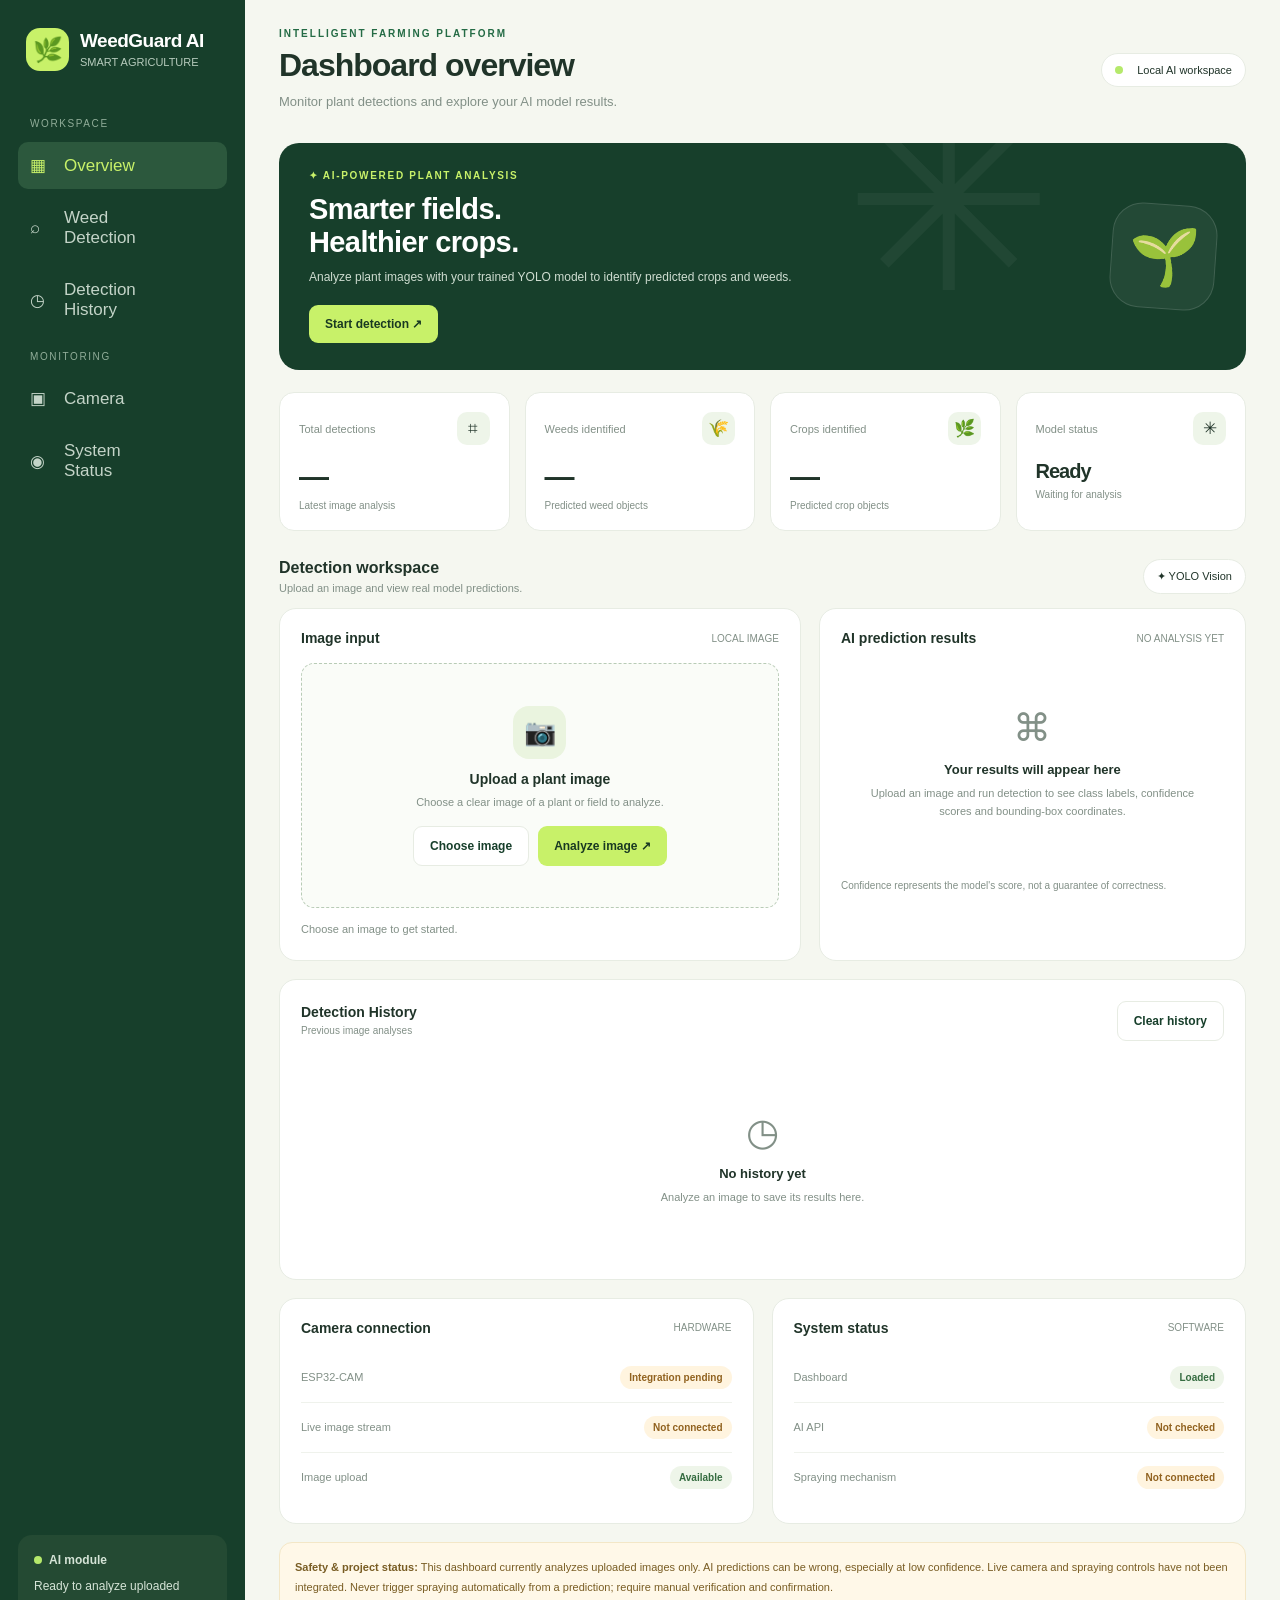
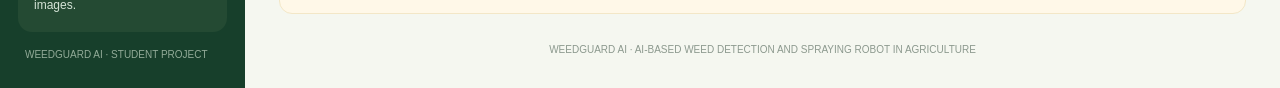
<file: frontend/index.html>
<!DOCTYPE html>
<html lang="en">
<head>
<meta charset="UTF-8">
<meta name="viewport" content="width=device-width, initial-scale=1.0">
<title>WeedGuard AI | Smart Agriculture</title>

<style>
:root {
    --bg: #f5f7f0;
    --green: #173f2b;
    --green2: #246b45;
    --lime: #c8f169;
    --text: #203429;
    --muted: #829087;
    --white: #ffffff;
    --border: #e7ece3;
}
* { box-sizing: border-box; }
body {
    margin: 0;
    background: var(--bg);
    color: var(--text);
    font-family: Inter, "Segoe UI", Arial, sans-serif;
}
button, input { font: inherit; }
button { cursor: pointer; }
.app { min-height: 100vh; display: flex; }

.sidebar {
    width: 245px;
    background: var(--green);
    color: white;
    padding: 28px 18px;
    display: flex;
    flex-direction: column;
    flex-shrink: 0;
}
.brand { display: flex; align-items: center; gap: 11px; padding: 0 8px 32px; }
.logo {
    width: 43px; height: 43px; border-radius: 14px;
    background: var(--lime); color: var(--green);
    display: grid; place-items: center; font-size: 24px;
}
.brand h2 { margin: 0; font-size: 19px; letter-spacing: -.5px; }
.brand small { color: #b7cbbd; font-size: 11px; }
.nav-label {
    color: #91ad99; font-size: 10px; letter-spacing: 1.6px;
    padding: 0 12px; margin: 15px 0 10px;
}
.nav {
    border: 0; background: transparent; color: #c4d4c8;
    padding: 13px 12px; border-radius: 10px; text-align: left;
    display: flex; align-items: center; gap: 12px;
    width: 100%; margin: 3px 0; font-size: 13px;
}
.nav span { font-size: 17px; width: 22px; }
.nav.active { background: #2c583d; color: white; }
.nav.active span { color: var(--lime); }
.side-bottom { margin-top: auto; }
.system-card {
    background: #244a33; padding: 16px; border-radius: 14px;
    font-size: 12px; line-height: 1.6; color: #d5e4d7;
}
.dot {
    display: inline-block; width: 8px; height: 8px;
    border-radius: 50%; background: #b5e96b; margin-right: 7px;
}
.side-foot { font-size: 10px; color: #92ab98; padding: 17px 7px 0; }

.main { flex: 1; min-width: 0; padding: 28px 34px; }
.topbar {
    display: flex; justify-content: space-between; align-items: center;
    gap: 15px; margin-bottom: 30px;
}
.eyebrow {
    color: var(--green2); font-size: 10px; font-weight: 800;
    letter-spacing: 2px; text-transform: uppercase;
}
h1 { font-size: clamp(24px, 3vw, 32px); letter-spacing: -1px; margin: 8px 0; }
.subtitle { font-size: 13px; color: var(--muted); line-height: 1.6; }
.pill {
    display: inline-flex; align-items: center; gap: 7px;
    background: white; border: 1px solid var(--border);
    padding: 10px 13px; border-radius: 30px; font-size: 11px;
    white-space: nowrap;
}
.hero {
    position: relative; overflow: hidden; background: var(--green);
    color: white; padding: 27px 30px; border-radius: 20px;
    display: flex; align-items: center; justify-content: space-between;
    gap: 20px; margin-bottom: 22px;
}
.hero:after {
    content: "✳"; position: absolute; right: 20%; top: -85px;
    color: #ffffff0b; font-size: 250px; pointer-events: none;
}
.hero-content { position: relative; z-index: 1; max-width: 560px; }
.hero-tag {
    color: var(--lime); font-size: 10px; letter-spacing: 1.7px;
    font-weight: bold; text-transform: uppercase;
}
.hero h2 { font-size: clamp(21px, 3vw, 29px); margin: 12px 0 8px; letter-spacing: -.6px; }
.hero p { color: #cfddd1; font-size: 12px; line-height: 1.8; margin: 0 0 17px; }
.hero-symbol {
    width: 105px; height: 105px; flex-shrink: 0; border-radius: 30px;
    display: grid; place-items: center; background: #ffffff0e;
    border: 1px solid #ffffff22; font-size: 57px;
    transform: rotate(4deg);
}
.button {
    background: var(--lime); color: #193922; border: 0;
    border-radius: 9px; padding: 12px 16px; font-weight: 800;
    font-size: 12px;
}
.button:hover { filter: brightness(.96); }
.button:disabled { opacity: .6; cursor: wait; }
.button.secondary {
    background: white; border: 1px solid var(--border);
    color: var(--green);
}
.stats {
    display: grid; grid-template-columns: repeat(4, minmax(0, 1fr));
    gap: 15px; margin-bottom: 25px;
}
.stat {
    background: white; padding: 19px; border-radius: 15px;
    border: 1px solid var(--border); min-width: 0;
}
.stat-top { display: flex; justify-content: space-between; gap: 8px; align-items: center; }
.stat-label { font-size: 11px; color: var(--muted); }
.stat-icon {
    width: 33px; height: 33px; border-radius: 10px;
    background: #eef5e9; display: grid; place-items: center; font-size: 17px;
}
.stat-value { font-size: 30px; font-weight: 750; margin-top: 15px; letter-spacing: -1px; }
.stat-note { color: var(--muted); font-size: 10px; margin-top: 6px; }
.section-heading {
    display: flex; justify-content: space-between; align-items: center;
    gap: 12px; margin: 28px 0 14px;
}
.section-heading h3 { font-size: 16px; margin: 0; }
.section-heading p { font-size: 11px; color: var(--muted); margin: 5px 0 0; }
.workspace {
    display: grid; grid-template-columns: minmax(0, 1.1fr) minmax(0, .9fr);
    gap: 18px;
}
.panel {
    background: white; border: 1px solid var(--border);
    border-radius: 17px; padding: 21px; min-width: 0;
}
.panel-head {
    display: flex; justify-content: space-between; align-items: center;
    gap: 10px; margin-bottom: 17px;
}
.panel-head h3 { margin: 0; font-size: 14px; }
.panel-head small { color: var(--muted); font-size: 10px; }
.upload {
    min-height: 245px; border: 1.5px dashed #b8cbb6;
    border-radius: 13px; background: #fafcf8;
    display: flex; flex-direction: column; align-items: center;
    justify-content: center; text-align: center; padding: 18px;
}
.upload-icon {
    width: 53px; height: 53px; background: #eaf4df;
    border-radius: 16px; display: grid; place-items: center;
    font-size: 26px; margin-bottom: 12px;
}
.upload h4 { font-size: 14px; margin: 0 0 7px; }
.upload p { font-size: 11px; color: var(--muted); line-height: 1.6; margin: 0 0 15px; }
#imageInput { display: none; }
.image-stage {
    display: none;
    position: relative;
    width: fit-content;
    max-width: 100%;
    margin-bottom: 14px;
    line-height: 0;
    border-radius: 10px;
    overflow: hidden;
    background: #f0f3ee;
}

#preview {
    display: block;
    width: auto;
    height: auto;
    max-width: 100%;
    max-height: 300px;
    border-radius: 10px;
}

#boxOverlay {
    position: absolute;
    inset: 0;
    width: 100%;
    height: 100%;
    pointer-events: none;
}
.upload-actions { display: flex; gap: 9px; flex-wrap: wrap; justify-content: center; }
.message { font-size: 11px; line-height: 1.6; margin-top: 13px; color: var(--muted); overflow-wrap: anywhere; }
.message.error { color: #b42318; }
.message.success { color: #247044; }
.result-empty {
    min-height: 200px; display: flex; flex-direction: column;
    align-items: center; justify-content: center; text-align: center;
    color: var(--muted); padding: 15px;
}
.result-empty .big { font-size: 38px; margin-bottom: 12px; }
.result-empty strong { color: var(--text); font-size: 13px; margin-bottom: 7px; }
.result-empty span { font-size: 11px; line-height: 1.7; }
.detection {
    padding: 13px; border: 1px solid var(--border);
    border-radius: 12px; margin: 11px 0;
}
.detection-top { display: flex; align-items: center; justify-content: space-between; gap: 8px; }
.class-name { font-weight: 750; font-size: 12px; }
.class-name.weed { color: #b36c27; }
.class-name.crop { color: #2873a9; }
.score { font-size: 12px; font-weight: 750; }
.bar { height: 6px; background: #edf0e9; border-radius: 10px; overflow: hidden; margin: 10px 0; }
.fill { height: 100%; background: #85b951; border-radius: 10px; }
.detection small { font-size: 10px; color: var(--muted); overflow-wrap: anywhere; }
.result-foot { font-size: 10px; color: var(--muted); line-height: 1.7; margin-top: 14px; }
.bottom-grid {
    display: grid; grid-template-columns: 1fr 1fr; gap: 18px; margin-top: 18px;
}
.info-row {
    display: flex; align-items: center; justify-content: space-between;
    gap: 10px; padding: 13px 0; border-bottom: 1px solid #eff2ec;
    font-size: 11px;
}
.info-row:last-child { border-bottom: 0; }
.info-row span { color: var(--muted); }
.status-badge {
    border-radius: 20px; padding: 6px 9px; background: #eef5e9;
    color: #356c40; font-size: 10px; font-weight: 750;
}
.status-badge.pending { background: #fff4df; color: #91621f; }
.notice {
    background: #fff8e8; border: 1px solid #f3e7c7; color: #795d24;
    border-radius: 13px; padding: 15px; font-size: 11px;
    line-height: 1.8; margin-top: 18px;
}
footer { text-align: center; padding: 30px 0 5px; color: #8c998e; font-size: 10px; }
.hidden { display: none !important; }

@media (max-width: 1050px) {
    .sidebar { width: 205px; }
    .main { padding: 24px 20px; }
    .stats { grid-template-columns: repeat(2, minmax(0, 1fr)); }
}
@media (max-width: 760px) {
    .sidebar { width: 65px; padding: 20px 8px; }
    .brand { justify-content: center; padding: 0 0 25px; }
    .brand-text, .nav-label, .nav-text, .system-card, .side-foot { display: none; }
    .nav { justify-content: center; padding: 13px 0; }
    .nav span { text-align: center; }
    .main { padding: 20px 13px; }
    .workspace, .bottom-grid { grid-template-columns: 1fr; }
    .hero { padding: 23px 19px; }
    .hero-symbol { width: 65px; height: 65px; font-size: 35px; border-radius: 20px; }
    .topbar { align-items: flex-start; }
    .pill { font-size: 9px; padding: 8px; }
}
@media (max-width: 430px) {
    .stats { gap: 9px; }
    .stat { padding: 13px; }
    .stat-value { font-size: 25px; }
    .hero-symbol { display: none; }
}
</style>
</head>

<body>
<div class="app">
    <aside class="sidebar">
        <div class="brand">
            <div class="logo">🌿</div>
            <div class="brand-text">
                <h2>WeedGuard AI</h2>
                <small>SMART AGRICULTURE</small>
            </div>
        </div>

        <div class="nav-label">WORKSPACE</div>
        <button class="nav active" data-target="overview"><span>▦</span><span class="nav-text">Overview</span></button>
        <button class="nav" data-target="detection"><span>⌕</span><span class="nav-text">Weed Detection</span></button>
        <button class="nav" data-target="history"><span>◷</span><span class="nav-text">Detection History</span></button>
        <div class="nav-label">MONITORING</div>
        <button class="nav" data-target="camera"><span>▣</span><span class="nav-text">Camera</span></button>
        <button class="nav" data-target="system"><span>◉</span><span class="nav-text">System Status</span></button>

        <div class="side-bottom">
            <div class="system-card">
                <div><span class="dot"></span><strong>AI module</strong></div>
                <div style="margin-top:7px">Ready to analyze uploaded images.</div>
            </div>
            <div class="side-foot">WEEDGUARD AI · STUDENT PROJECT</div>
        </div>
    </aside>

    <main class="main" id="overview">
        <div class="topbar">
            <div>
                <div class="eyebrow">INTELLIGENT FARMING PLATFORM</div>
                <h1>Dashboard overview</h1>
                <div class="subtitle">Monitor plant detections and explore your AI model results.</div>
            </div>
            <div class="pill"><span class="dot"></span> Local AI workspace</div>
        </div>

        <section class="hero">
            <div class="hero-content">
                <div class="hero-tag">✦ AI-POWERED PLANT ANALYSIS</div>
                <h2>Smarter fields.<br>Healthier crops.</h2>
                <p>Analyze plant images with your trained YOLO model to identify predicted crops and weeds.</p>
                <button class="button" id="startButton">Start detection ↗</button>
            </div>
            <div class="hero-symbol">🌱</div>
        </section>

        <div class="stats">
            <div class="stat">
                <div class="stat-top"><span class="stat-label">Total detections</span><div class="stat-icon">⌗</div></div>
                <div class="stat-value" id="total">—</div>
                <div class="stat-note">Latest image analysis</div>
            </div>
            <div class="stat">
                <div class="stat-top"><span class="stat-label">Weeds identified</span><div class="stat-icon">🌾</div></div>
                <div class="stat-value" id="weedCount">—</div>
                <div class="stat-note">Predicted weed objects</div>
            </div>
            <div class="stat">
                <div class="stat-top"><span class="stat-label">Crops identified</span><div class="stat-icon">🌿</div></div>
                <div class="stat-value" id="cropCount">—</div>
                <div class="stat-note">Predicted crop objects</div>
            </div>
            <div class="stat">
                <div class="stat-top"><span class="stat-label">Model status</span><div class="stat-icon">✳</div></div>
                <div class="stat-value" id="modelStatus" style="font-size:20px">Ready</div>
                <div class="stat-note" id="modelNote">Waiting for analysis</div>
            </div>
        </div>

        <section id="detection">
            <div class="section-heading">
                <div><h3>Detection workspace</h3><p>Upload an image and view real model predictions.</p></div>
                <div class="pill">✦ YOLO Vision</div>
            </div>

            <div class="workspace">
                <div class="panel">
                    <div class="panel-head">
                        <h3>Image input</h3><small>LOCAL IMAGE</small>
                    </div>
                    <div class="upload">
                        <div class="upload-icon">📷</div>
                        <h4>Upload a plant image</h4>
                        <p>Choose a clear image of a plant or field to analyze.</p>
                        <div id="imageStage" class="image-stage">
                            <img id="preview" alt="Selected plant image preview">
                            <canvas id="boxOverlay"></canvas>
                            </div>
                        <div class="upload-actions">
                            <label for="imageInput" class="button secondary">Choose image</label>
                            <button id="analyzeButton" class="button">Analyze image ↗</button>
                        </div>
                        <input id="imageInput" type="file" accept="image/*">
                    </div>
                    <div id="message" class="message" aria-live="polite">Choose an image to get started.</div>
                </div>

                <div class="panel">
                    <div class="panel-head">
                        <h3>AI prediction results</h3><small id="resultCount">NO ANALYSIS YET</small>
                    </div>
                    <div id="results">
                        <div class="result-empty">
                            <div class="big">⌘</div>
                            <strong>Your results will appear here</strong>
                            <span>Upload an image and run detection to see class labels, confidence scores and bounding-box coordinates.</span>
                        </div>
                    </div>
                    <div class="result-foot">Confidence represents the model's score, not a guarantee of correctness.</div>
                </div>
            </div>
        </section>
        
<section class="panel" id="history" style="margin-top: 18px;">
    <div class="panel-head">
        <div>
            <h3>Detection History</h3>
            <small>Previous image analyses</small>
        </div>
        <button class="button secondary" id="clearHistoryButton">
            Clear history
        </button>
    </div>

    <div id="historyList">
        <div class="result-empty">
            <div class="big">◷</div>
            <strong>No history yet</strong>
            <span>Analyze an image to save its results here.</span>
        </div>
    </div>
</section>

        <div class="bottom-grid">
            <section class="panel" id="camera">
                <div class="panel-head"><h3>Camera connection</h3><small>HARDWARE</small></div>
                <div class="info-row"><span>ESP32-CAM</span><b class="status-badge pending">Integration pending</b></div>
                <div class="info-row"><span>Live image stream</span><b class="status-badge pending">Not connected</b></div>
                <div class="info-row"><span>Image upload</span><b class="status-badge">Available</b></div>
            </section>

            <section class="panel" id="system">
                <div class="panel-head"><h3>System status</h3><small>SOFTWARE</small></div>
                <div class="info-row"><span>Dashboard</span><b class="status-badge">Loaded</b></div>
                <div class="info-row"><span>AI API</span><b class="status-badge pending" id="apiStatus">Not checked</b></div>
                <div class="info-row"><span>Spraying mechanism</span><b class="status-badge pending">Not connected</b></div>
            </section>
        </div>

        <div class="notice">
            <strong>Safety & project status:</strong> This dashboard currently analyzes uploaded images only. AI predictions can be wrong, especially at low confidence. Live camera and spraying controls have not been integrated. Never trigger spraying automatically from a prediction; require manual verification and confirmation.
        </div>

        <footer>WEEDGUARD AI · AI-BASED WEED DETECTION AND SPRAYING ROBOT IN AGRICULTURE</footer>
    </main>
</div>

<script>
const API_URL = "http://127.0.0.1:8000/predict";
const imageInput = document.getElementById("imageInput");
const preview = document.getElementById("preview");
const imageStage = document.getElementById("imageStage");
const boxOverlay = document.getElementById("boxOverlay");
const ctx = boxOverlay.getContext("2d");
const analyzeButton = document.getElementById("analyzeButton");
const message = document.getElementById("message");
const results = document.getElementById("results");
let selectedFile = null;
let previewUrl = null;

const historyList = document.getElementById("historyList");
const HISTORY_KEY = "weedGuardDetectionHistory";

function loadHistory() {
    try {
        return JSON.parse(localStorage.getItem(HISTORY_KEY) || "[]");
    } catch {
        return [];
    }
}

function renderHistory() {
    const history = loadHistory();
    historyList.replaceChildren();

    if (history.length === 0) {
        const empty = document.createElement("div");
        empty.className = "result-empty";

        const icon = document.createElement("div");
        icon.className = "big";
        icon.textContent = "◷";

        const title = document.createElement("strong");
        title.textContent = "No history yet";

        const description = document.createElement("span");
        description.textContent = "Analyze an image to save its results here.";

        empty.append(icon, title, description);
        historyList.appendChild(empty);
        return;
    }

    history.forEach((record) => {
        const card = document.createElement("div");
        card.className = "detection";

        const title = document.createElement("div");
        title.className = "detection-top";

        const filename = document.createElement("strong");
        filename.className = "class-name";
        filename.textContent = record.filename;

        const date = document.createElement("small");
        date.textContent = new Date(record.date).toLocaleString();

        title.append(filename, date);

        const summary = document.createElement("p");
        summary.className = "message";
        summary.textContent =
            `Weeds: ${record.weeds} | Crops: ${record.crops} | ` +
            `Total detections: ${record.total}`;

        const scores = document.createElement("small");
        const confidenceValues = record.confidences || [];
        scores.textContent = confidenceValues.length
            ? "Confidence scores: " +
              confidenceValues.map(value => `${value.toFixed(1)}%`).join(", ")
            : "No objects detected.";

        card.append(title, summary, scores);
        historyList.appendChild(card);
    });
}

function saveHistory(filename, detections) {
    const history = loadHistory();

    const weeds = detections.filter(
        item => item.class.toLowerCase() === "weed"
    ).length;

    const crops = detections.filter(
        item => item.class.toLowerCase() === "crop"
    ).length;

    history.unshift({
        filename,
        date: new Date().toISOString(),
        weeds,
        crops,
        total: detections.length,
        confidences: detections.map(
            item => Number(item.confidence) * 100
        )
    });

    try {
        localStorage.setItem(HISTORY_KEY, JSON.stringify(history.slice(0, 50)));
        renderHistory();
    } catch {
        message.textContent =
            "Analysis succeeded, but browser storage could not save history.";
        message.className = "message error";
    }
}

document.getElementById("clearHistoryButton").addEventListener("click", () => {
    if (confirm("Clear all saved detection history?")) {
        localStorage.removeItem(HISTORY_KEY);
        renderHistory();
    }
});

renderHistory();

function drawBoundingBoxes(detections) {
    if (!preview.complete || !preview.naturalWidth) return;

    const width = preview.clientWidth;
    const height = preview.clientHeight;

    boxOverlay.width = width;
    boxOverlay.height = height;

    ctx.clearRect(0, 0, width, height);

    const scaleX = width / preview.naturalWidth;
    const scaleY = height / preview.naturalHeight;

    detections.forEach((item) => {
        if (!Array.isArray(item.box) || item.box.length !== 4) return;

        const [x1, y1, x2, y2] = item.box.map(Number);
        if (![x1, y1, x2, y2].every(Number.isFinite)) return;

        const isWeed = item.class.toLowerCase() === "weed";
        const color = isWeed ? "#ef4444" : "#22c55e";

        const x = x1 * scaleX;
        const y = y1 * scaleY;
        const boxWidth = (x2 - x1) * scaleX;
        const boxHeight = (y2 - y1) * scaleY;

        if (boxWidth <= 0 || boxHeight <= 0) return;

        ctx.strokeStyle = color;
        ctx.lineWidth = 3;
        ctx.strokeRect(x, y, boxWidth, boxHeight);

        const confidence = (Number(item.confidence) * 100).toFixed(1);
        const label = `${item.class} ${confidence}%`;

        ctx.font = "bold 13px Arial";
        const labelWidth = ctx.measureText(label).width + 12;
        const labelHeight = 23;
        const labelY = Math.max(0, y - labelHeight);

        ctx.fillStyle = color;
        ctx.fillRect(x, labelY, labelWidth, labelHeight);

        ctx.fillStyle = "#ffffff";
        ctx.fillText(label, x + 6, labelY + 16);
    });
}


document.getElementById("startButton").addEventListener("click", () => {
    document.getElementById("detection").scrollIntoView({ behavior: "smooth" });
});

document.querySelectorAll(".nav").forEach(button => {
    button.addEventListener("click", () => {
        document.querySelectorAll(".nav").forEach(item => item.classList.remove("active"));
        button.classList.add("active");
        document.getElementById(button.dataset.target).scrollIntoView({ behavior: "smooth" });
    });
});

imageInput.addEventListener("change", () => {
    selectedFile = imageInput.files[0] || null;
    if (previewUrl) URL.revokeObjectURL(previewUrl);
    previewUrl = null;

    if (!selectedFile) {
    imageStage.style.display = "none";
    ctx.clearRect(0, 0, boxOverlay.width, boxOverlay.height);
    message.textContent = "Choose an image to get started.";
    return;
}

    if (!selectedFile.type.startsWith("image/")) {
        selectedFile = null;
        preview.style.display = "none";
        message.textContent = "Please select a valid image file.";
        message.className = "message error";
        return;
    }

    previewUrl = URL.createObjectURL(selectedFile);
    imageStage.style.display = "block";
preview.onload = () => {
    drawBoundingBoxes([]);
};
preview.src = previewUrl;
    message.textContent = "Selected: " + selectedFile.name;
    message.className = "message";
});

function showEmpty(text) {
    results.replaceChildren();
    const box = document.createElement("div");
    box.className = "result-empty";
    const icon = document.createElement("div");
    icon.className = "big";
    icon.textContent = "⌘";
    const title = document.createElement("strong");
    title.textContent = text;
    box.append(icon, title);
    results.appendChild(box);
}

analyzeButton.addEventListener("click", async () => {
    if (!selectedFile) {
        message.textContent = "Please choose a plant image first.";
        message.className = "message error";
        return;
    }

    analyzeButton.disabled = true;
    analyzeButton.textContent = "Analyzing...";
    message.textContent = "Sending image to the YOLO model...";
    message.className = "message";
    document.getElementById("modelStatus").textContent = "Running";
    document.getElementById("apiStatus").textContent = "Checking...";
    document.getElementById("apiStatus").className = "status-badge pending";

    try {
        const formData = new FormData();
        formData.append("file", selectedFile);

        const response = await fetch(API_URL, {
            method: "POST",
            body: formData
        });

        const data = await response.json();
        if (!response.ok) throw new Error(data.detail || "Image analysis failed.");

        const detections = data.detections || [];
        saveHistory(data.filename || selectedFile.name, detections);
        drawBoundingBoxes(detections);
        const weedCount = detections.filter(d => d.class.toLowerCase() === "weed").length;
        const cropCount = detections.filter(d => d.class.toLowerCase() === "crop").length;

        document.getElementById("total").textContent = data.total_detections;
        document.getElementById("weedCount").textContent = weedCount;
        document.getElementById("cropCount").textContent = cropCount;
        document.getElementById("modelStatus").textContent = "Ready";
        document.getElementById("modelNote").textContent = "Analysis completed";
        document.getElementById("apiStatus").textContent = "Connected";
        document.getElementById("apiStatus").className = "status-badge";
        document.getElementById("resultCount").textContent = detections.length + " OBJECTS";

        results.replaceChildren();

        if (detections.length === 0) {
            showEmpty("No objects detected in this image");
        }

        detections.forEach((item, index) => {
            const confidence = Math.max(0, Math.min(100, Number(item.confidence) * 100));
            const card = document.createElement("div");
            card.className = "detection";

            const top = document.createElement("div");
            top.className = "detection-top";

            const name = document.createElement("span");
            name.className = "class-name " + (item.class.toLowerCase() === "weed" ? "weed" : "crop");
            name.textContent = (item.class.toLowerCase() === "weed" ? "🌾 " : "🌱 ") +
                item.class + " #" + (index + 1);

            const score = document.createElement("span");
            score.className = "score";
            score.textContent = confidence.toFixed(1) + "%";

            top.append(name, score);

            const bar = document.createElement("div");
            bar.className = "bar";
            const fill = document.createElement("div");
            fill.className = "fill";
            fill.style.width = confidence + "%";
            bar.appendChild(fill);

            const coordinates = document.createElement("small");
            coordinates.textContent = "Box coordinates: " +
                (item.box || []).map(n => Number(n).toFixed(1)).join(", ");

            card.append(top, bar, coordinates);
            results.appendChild(card);
        });

        message.textContent = "✓ Successfully analyzed " + data.filename;
        message.className = "message success";

    } catch (error) {
        document.getElementById("modelStatus").textContent = "Error";
        document.getElementById("modelNote").textContent = "Check backend connection";
        document.getElementById("apiStatus").textContent = "Unavailable";
        document.getElementById("apiStatus").className = "status-badge pending";
        message.textContent = "Could not analyze image: " + error.message +
            ". Check that the Python backend is running.";
        message.className = "message error";
    } finally {
        analyzeButton.disabled = false;
        analyzeButton.textContent = "Analyze image ↗";
    }
});
</script>
</body>
</html>
</file>
